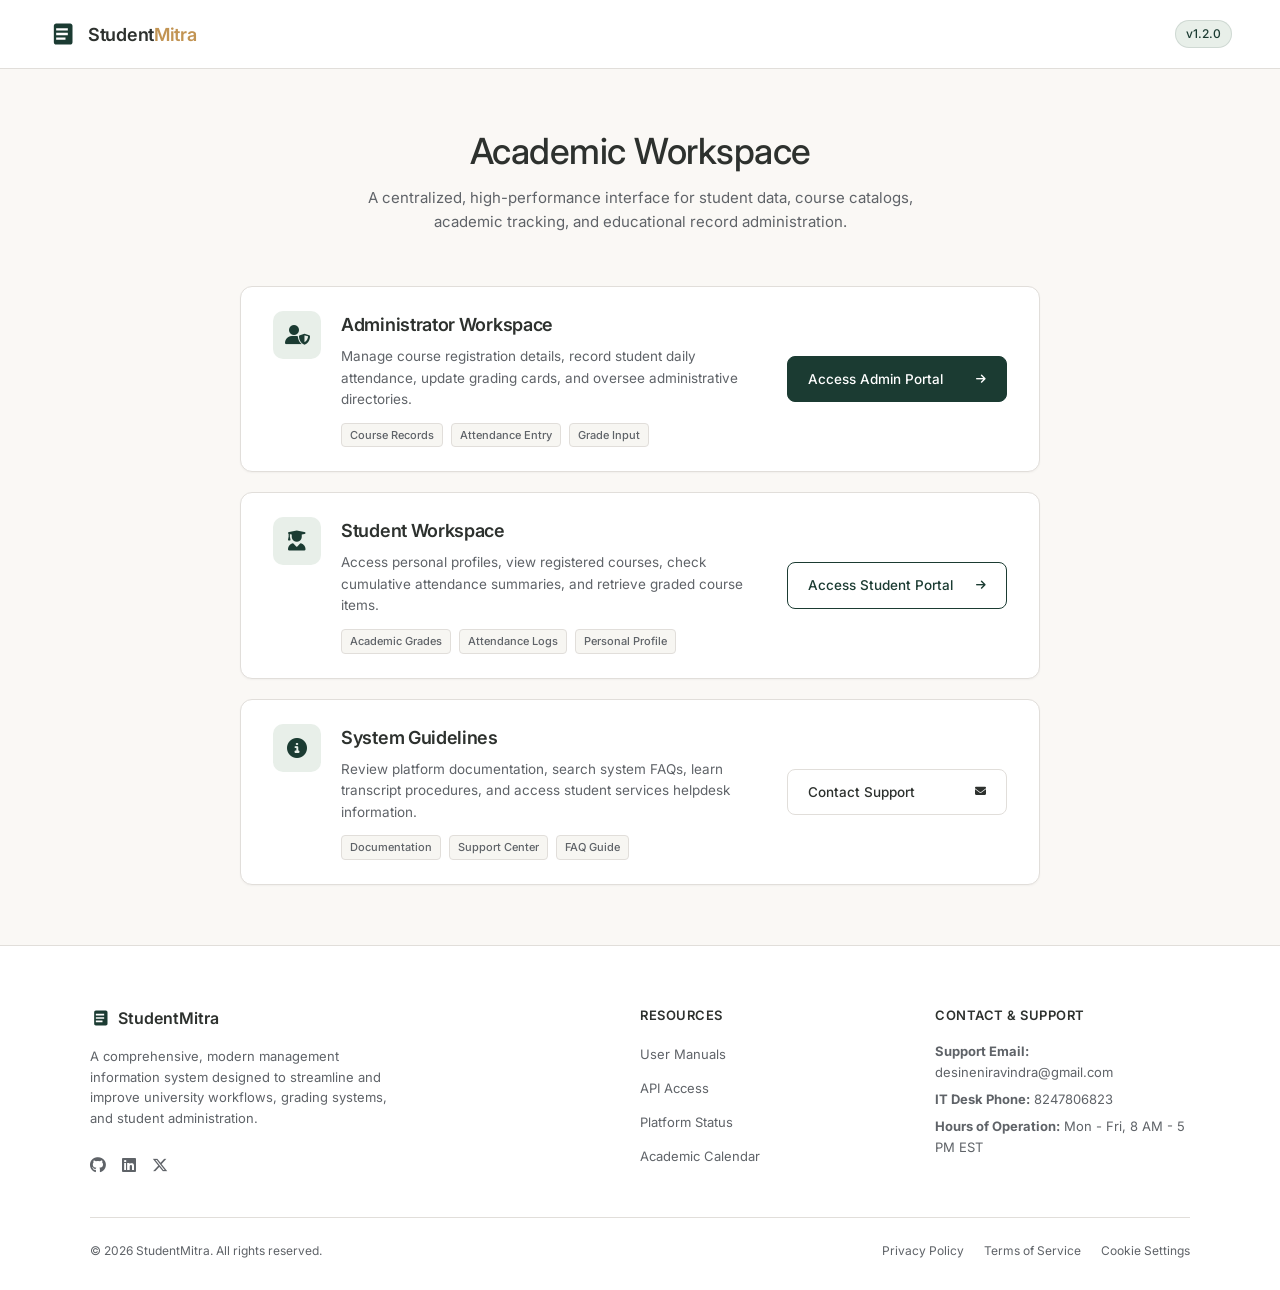
<file: StudentManagementSystem/src/main/webapp/index.html>
<!DOCTYPE html>
<html lang="en">

<head>
    <meta charset="UTF-8">
    <meta name="viewport" content="width=device-width, initial-scale=1.0">
    <title>StudentMitra | Student Management System</title>
    
    <!-- Custom CSS with cache-busting parameter to prevent stale local files -->
    <link rel="stylesheet" href="css/style.css?v=1.2.1">
    
    <!-- Google Fonts: Inter & Plus Jakarta Sans -->
    <link rel="preconnect" href="https://fonts.googleapis.com">
    <link rel="preconnect" href="https://fonts.gstatic.com" crossorigin>
    <link href="https://fonts.googleapis.com/css2?family=Inter:wght@300;400;500;600;700&family=Plus+Jakarta+Sans:wght@400;500;600;700&display=swap" rel="stylesheet">
    
    <!-- FontAwesome Icons -->
    <link rel="stylesheet" href="https://cdnjs.cloudflare.com/ajax/libs/font-awesome/6.7.2/css/all.min.css">
</head>

<body>
    <!-- Header / Logo and Navigation -->
    <header class="header">
        <a href="index.html" class="logo">
            <div class="logo-icon">
                <svg xmlns="http://www.w3.org/2000/svg" viewBox="0 0 24 24">
                    <path d="M19 3H7c-1.1 0-2 .9-2 2v14c0 1.1.9 2 2 2h12c1.1 0 2-.9 2-2V5c0-1.1-.9-2-2-2zm-2 10H7v-2h10v2zm0-4H7V7h10v2zm-2 8H7v-2h8v2z"/>
                </svg>
            </div>
            <span class="logo-text">Student<span>Mitra</span></span>
        </a>
        <div class="header-actions">
            <span class="badge-version">v1.2.0</span>
        </div>
    </header>

    <!-- Main Workspace Container -->
    <main class="main-container">
        <!-- Hero Section -->
        <section class="hero-section">
            <h1 class="hero-title">Academic Workspace</h1>
            <p class="hero-subtitle">
                A centralized, high-performance interface for student data, course catalogs, academic tracking, and educational record administration.
            </p>
        </section>

        <!-- Workspace Dashboard List (Vertical Layout) -->
        <section class="workspace-list">
            <!-- Administrator Workspace Card -->
            <div class="portal-card">
                <div class="card-left">
                    <div class="card-icon-container">
                        <i class="fa-solid fa-user-shield"></i>
                    </div>
                    <div class="card-info">
                        <h2 class="card-title">Administrator Workspace</h2>
                        <p class="card-description">
                            Manage course registration details, record student daily attendance, update grading cards, and oversee administrative directories.
                        </p>
                        <div class="card-features">
                            <span class="feature-tag">Course Records</span>
                            <span class="feature-tag">Attendance Entry</span>
                            <span class="feature-tag">Grade Input</span>
                        </div>
                    </div>
                </div>
                <div class="card-action">
                    <a href="./admin/adminPortal.jsp" class="btn-workspace btn-admin">
                        <span>Access Admin Portal</span>
                        <i class="fa-solid fa-arrow-right"></i>
                    </a>
                </div>
            </div>

            <!-- Student Workspace Card -->
            <div class="portal-card">
                <div class="card-left">
                    <div class="card-icon-container">
                        <i class="fa-solid fa-user-graduate"></i>
                    </div>
                    <div class="card-info">
                        <h2 class="card-title">Student Workspace</h2>
                        <p class="card-description">
                            Access personal profiles, view registered courses, check cumulative attendance summaries, and retrieve graded course items.
                        </p>
                        <div class="card-features">
                            <span class="feature-tag">Academic Grades</span>
                            <span class="feature-tag">Attendance Logs</span>
                            <span class="feature-tag">Personal Profile</span>
                        </div>
                    </div>
                </div>
                <div class="card-action">
                    <a href="./student/login.jsp" class="btn-workspace btn-student">
                        <span>Access Student Portal</span>
                        <i class="fa-solid fa-arrow-right"></i>
                    </a>
                </div>
            </div>

            <!-- System Guidelines & Support Card -->
            <div class="portal-card">
                <div class="card-left">
                    <div class="card-icon-container">
                        <i class="fa-solid fa-circle-info"></i>
                    </div>
                    <div class="card-info">
                        <h2 class="card-title">System Guidelines</h2>
                        <p class="card-description">
                            Review platform documentation, search system FAQs, learn transcript procedures, and access student services helpdesk information.
                        </p>
                        <div class="card-features">
                            <span class="feature-tag">Documentation</span>
                            <span class="feature-tag">Support Center</span>
                            <span class="feature-tag">FAQ Guide</span>
                        </div>
                    </div>
                </div>
                <div class="card-action">
                    <a href="mailto:desineniravindra@gmail.com" class="btn-workspace btn-guide">
                        <span>Contact Support</span>
                        <i class="fa-solid fa-envelope"></i>
                    </a>
                </div>
            </div>
        </section>
    </main>

    <!-- Comprehensive Footer -->
    <footer class="footer">
        <div class="footer-container">
            <!-- Brand Section -->
            <div class="footer-brand">
                <div class="footer-brand-logo">
                    <svg xmlns="http://www.w3.org/2000/svg" viewBox="0 0 24 24">
                        <path d="M19 3H7c-1.1 0-2 .9-2 2v14c0 1.1.9 2 2 2h12c1.1 0 2-.9 2-2V5c0-1.1-.9-2-2-2zm-2 10H7v-2h10v2zm0-4H7V7h10v2zm-2 8H7v-2h8v2z"/>
                    </svg>
                    <span>StudentMitra</span>
                </div>
                <p class="footer-brand-desc">
                    A comprehensive, modern management information system designed to streamline and improve university workflows, grading systems, and student administration.
                </p>
                <div class="footer-socials">
                    <a href="https://github.com" class="social-link" target="_blank" aria-label="GitHub"><i class="fa-brands fa-github"></i></a>
                    <a href="https://linkedin.com" class="social-link" target="_blank" aria-label="LinkedIn"><i class="fa-brands fa-linkedin"></i></a>
                    <a href="https://twitter.com" class="social-link" target="_blank" aria-label="Twitter"><i class="fa-brands fa-x-twitter"></i></a>
                </div>
            </div>

            <!-- Links Column -->
            <div class="footer-column">
                <h3 class="footer-col-title">Resources</h3>
                <ul class="footer-links">
                    <li><a href="#" class="footer-link">User Manuals</a></li>
                    <li><a href="#" class="footer-link">API Access</a></li>
                    <li><a href="#" class="footer-link">Platform Status</a></li>
                    <li><a href="#" class="footer-link">Academic Calendar</a></li>
                </ul>
            </div>

            <!-- Contact/Support Info -->
            <div class="footer-column">
                <h3 class="footer-col-title">Contact & Support</h3>
                <div class="footer-contact-info">
                    <p><strong>Support Email:</strong> desineniravindra@gmail.com</p>
                    <p><strong>IT Desk Phone:</strong> 8247806823</p>
                    <p><strong>Hours of Operation:</strong> Mon - Fri, 8 AM - 5 PM EST</p>
                </div>
            </div>
        </div>

        <!-- Footer Bottom Bar -->
        <div class="footer-bottom">
            <p>&copy; 2026 StudentMitra. All rights reserved.</p>
            <div class="footer-bottom-links">
                <a href="#" class="footer-bottom-link">Privacy Policy</a>
                <a href="#" class="footer-bottom-link">Terms of Service</a>
                <a href="#" class="footer-bottom-link">Cookie Settings</a>
            </div>
        </div>
    </footer>
</body>
</html>
</file>
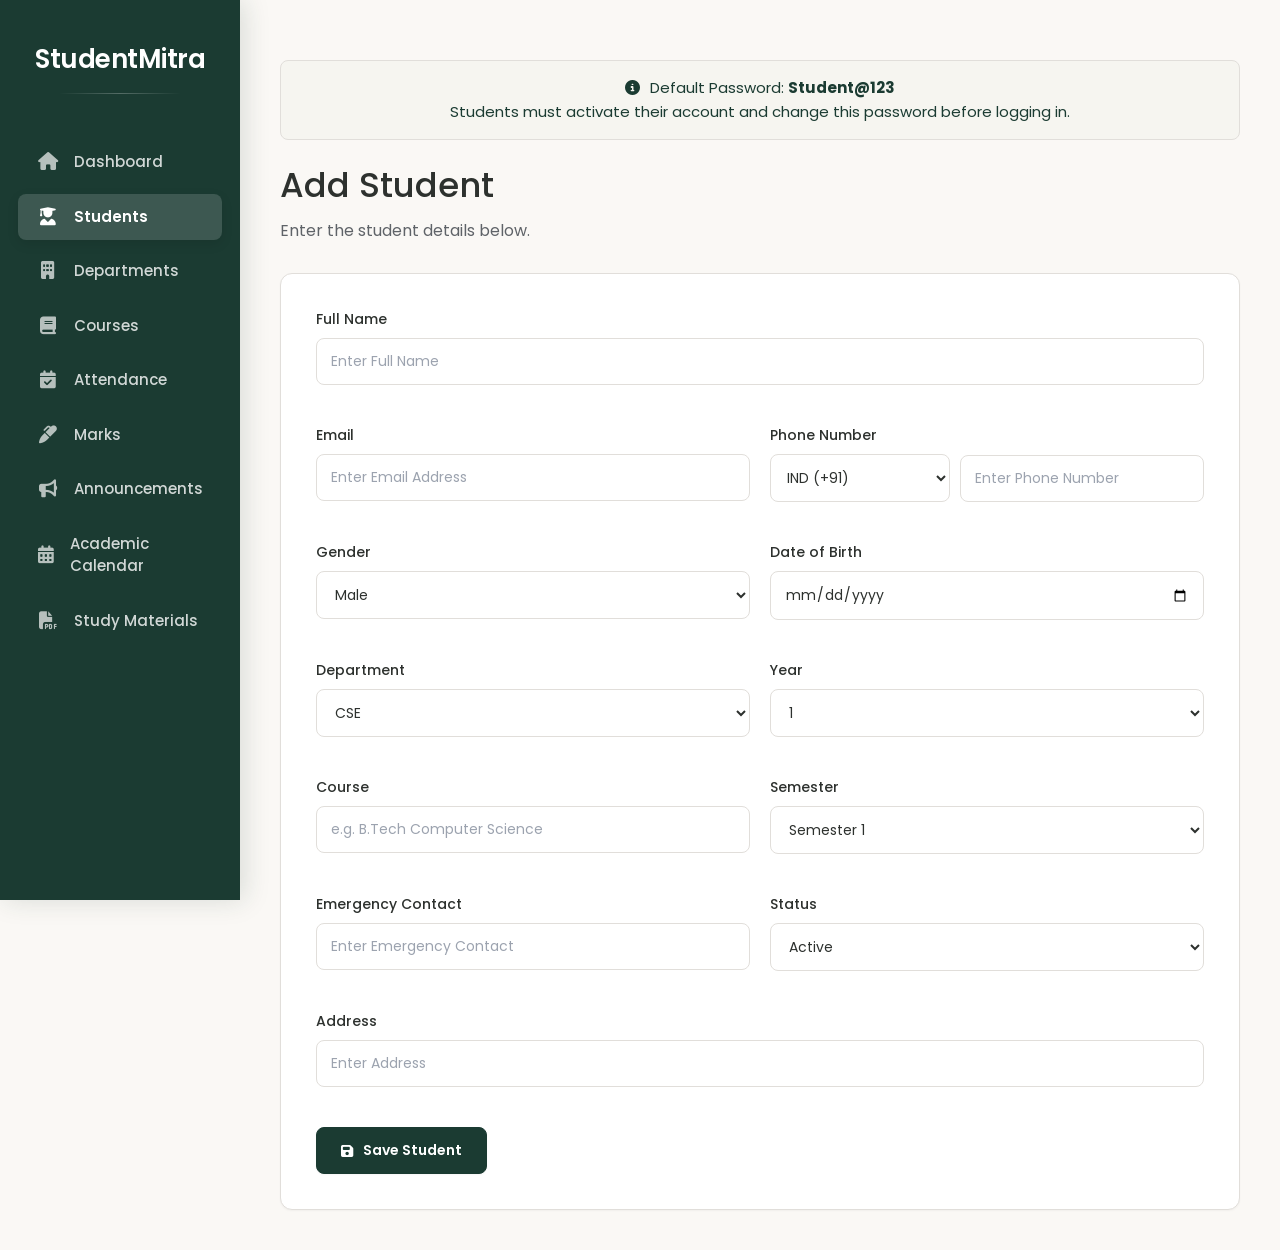
<file: StudentManagementSystem/src/main/webapp/admin/addStudent.html>
<!DOCTYPE html>
<html lang="en">

<head>

    <meta charset="UTF-8">
    <meta name="viewport" content="width=device-width, initial-scale=1.0">

    <title>Add Student | StudentMitra</title>

    <link rel="stylesheet" href="../css/addStudent.css">

    <link href="https://fonts.googleapis.com/css2?family=Poppins:wght@300;400;500;600;700&display=swap"
          rel="stylesheet">

    <link rel="stylesheet"
          href="https://cdnjs.cloudflare.com/ajax/libs/font-awesome/6.7.2/css/all.min.css">

</head>

<body>

    <!-- Sidebar -->

    <div class="sidebar">

        <h2>StudentMitra</h2>

        <ul>

            <li>
                <a href="../DashboardServlet">
                    <i class="fa-solid fa-house"></i>
                    Dashboard
                </a>
            </li>

            <li class="active">
                <a href="../StudentsServlet">
                    <i class="fa-solid fa-user-graduate"></i>
                    Students
                </a>
            </li>

            <li>
                <a href="../DepartmentsServlet">
                    <i class="fa-solid fa-building"></i>
                    Departments
                </a>
            </li>

            <li>
                <a href="../CoursesServlet">
                    <i class="fa-solid fa-book"></i>
                    Courses
                </a>
            </li>

            <li>
                <a href="../AttendanceServlet">
                    <i class="fa-solid fa-calendar-check"></i>
                    Attendance
                </a>
            </li>

            <li>
                <a href="../MarksServlet">
                    <i class="fa-solid fa-marker"></i>
                    Marks
                </a>
            </li>

            <li>
                <a href="../AnnouncementsServlet">
                    <i class="fa-solid fa-bullhorn"></i>
                    Announcements
                </a>
            </li>
        <li>
            <a href="../AcademicCalendarServlet">
                <i class="fa-solid fa-calendar-days"></i>
                Academic Calendar
            </a>
        </li>
        <li>
            <a href="../StudyMaterialsServlet">
                <i class="fa-solid fa-file-pdf"></i>
                Study Materials
            </a>
        </li>
    

        </ul>

    </div>

    <!-- Main -->

    <div class="main">
      <div class="default-password">

    <i class="fa-solid fa-circle-info"></i>

    Default Password:
    <strong>Student@123</strong>

    <br>

    Students must activate their account and change this password before logging in.

</div>

        <div class="page-title">

            <h1>Add Student</h1>

            <p>Enter the student details below.</p>

        </div>

        <div class="form-container">

            <form action="../AddStudentServlet" method="post">

                <!-- Full Name -->

                <div class="row">

                    <div class="input-group full-width">

                        <label>Full Name</label>

                        <input type="text"
                               name="fullName"
                               placeholder="Enter Full Name"
                               required>

                    </div>

                </div>

                <!-- Email & Phone -->

                <div class="row">

                    <div class="input-group">

                        <label>Email</label>

                        <input type="email"
                               name="email"
                               placeholder="Enter Email Address"
                               required>

                    </div>

                    <div class="input-group">

    <label>Phone Number</label>

    <div class="phone-group">

       <select name="countryCode" class="country-code">

    <option value="+91"> IND (+91)</option>

    <option value="+1"> USA (+1)</option>

    <option value="+44"> UK (+44)</option>

    <option value="+61"> AUS (+61)</option>

    <option value="+971"> UAE (+971)</option>

    <option value="+65"> SGP (+65)</option>

    <option value="+81"> JPN (+81)</option>

    <option value="+49"> GER (+49)</option>

    <option value="+33"> FRA (+33)</option>

    <option value="+39"> ITA (+39)</option>

    <option value="+86"> CHN (+86)</option>

    <option value="+82"> KOR (+82)</option>

</select>

        <input
            type="text"
            name="phone"
            placeholder="Enter Phone Number"
            maxlength="10"
            required>

    </div>

</div>

                </div>

                <!-- Gender & DOB -->

                <div class="row">

                    <div class="input-group">

                        <label>Gender</label>

                        <select name="gender">

                            <option value="Male">Male</option>

                            <option value="Female">Female</option>

                            <option value="Other">Other</option>

                        </select>

                    </div>

                    <div class="input-group">

                        <label>Date of Birth</label>

                        <input type="date"
                               name="dob"
                               required>

                    </div>

                </div>

                <!-- Department & Year -->

                <div class="row">

                    <div class="input-group">

                        <label>Department</label>

                        <select name="department">

                            <option>CSE</option>

                            <option>ECE</option>

                            <option>EEE</option>

                            <option>Mechanical</option>

                            <option>Civil</option>

                        </select>

                    </div>

                    <div class="input-group">

                        <label>Year</label>

                        <select name="year">

                            <option value="1">1</option>

                            <option value="2">2</option>

                            <option value="3">3</option>

                            <option value="4">4</option>

                        </select>

                    </div>

                </div>

                <!-- Course & Semester -->
                <div class="row">
                    <div class="input-group">
                        <label>Course</label>
                        <input type="text" name="course" placeholder="e.g. B.Tech Computer Science" required>
                    </div>
                    <div class="input-group">
                        <label>Semester</label>
                        <select name="semester" required>
                            <option value="Semester 1">Semester 1</option>
                            <option value="Semester 2">Semester 2</option>
                            <option value="Semester 3">Semester 3</option>
                            <option value="Semester 4">Semester 4</option>
                            <option value="Semester 5">Semester 5</option>
                            <option value="Semester 6">Semester 6</option>
                            <option value="Semester 7">Semester 7</option>
                            <option value="Semester 8">Semester 8</option>
                        </select>
                    </div>
                </div>

                <!-- Emergency Contact & Status -->
                <div class="row">
                    <div class="input-group">
                        <label>Emergency Contact</label>
                        <input type="text" name="emergencyContact" placeholder="Enter Emergency Contact" maxlength="10" required>
                    </div>
                    <div class="input-group">
                        <label>Status</label>
                        <select name="status" required>
                            <option value="Active">Active</option>
                            <option value="Inactive">Inactive</option>
                        </select>
                    </div>
                </div>

                <!-- Address -->
                <div class="row">
                    <div class="input-group full-width">
                        <label>Address</label>
                        <input type="text" name="address" placeholder="Enter Address" required>
                    </div>
                </div>

          
                

                <button type="submit">

                    <i class="fa-solid fa-floppy-disk"></i>

                    Save Student

                </button>

            </form>

        </div>

    </div>

</body>

</html>
</file>
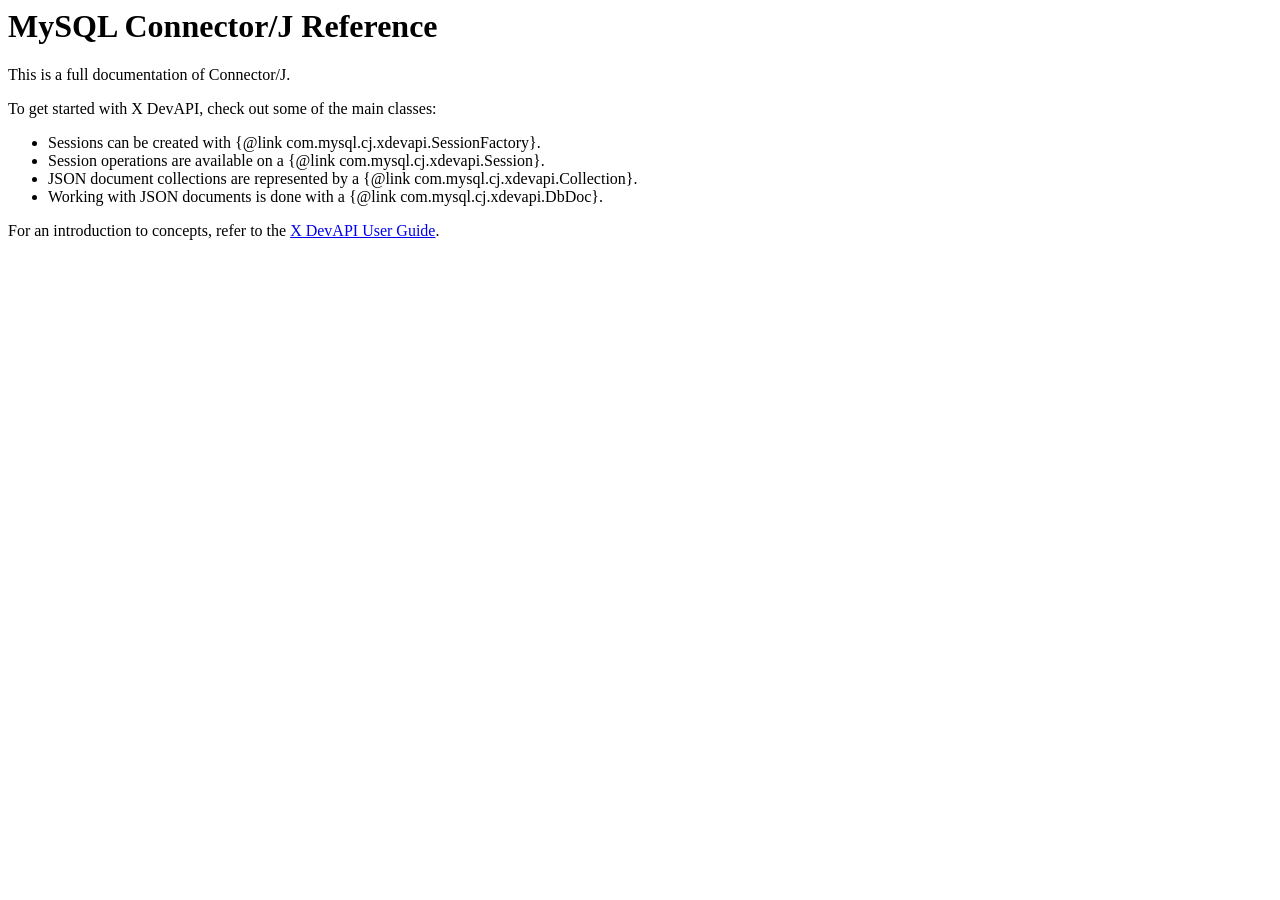
<file: StudentManagementSystem/src/main/webapp/WEB-INF/lib/mysql-connector-j-9.6.0/src/main/doc/connector-j-overview.html>
<body>
  <h1>MySQL Connector/J Reference</h1>

  <p>This is a full documentation of Connector/J.</p>

  <p>To get started with X DevAPI, check out some of the main classes:</p>

  <ul>
    <li>Sessions can be created with {@link com.mysql.cj.xdevapi.SessionFactory}.</li>
    <li>Session operations are available on a {@link com.mysql.cj.xdevapi.Session}.</li>
    <li>JSON document collections are represented by a {@link com.mysql.cj.xdevapi.Collection}.</li>
    <li>Working with JSON documents is done with a {@link com.mysql.cj.xdevapi.DbDoc}.</li>
  </ul>

  <p>For an introduction to concepts, refer to the <a href="http://dev.mysql.com/doc/x-devapi-userguide/en/index.html" target="_blank">X DevAPI User
      Guide</a>.</p>
</body>
</file>
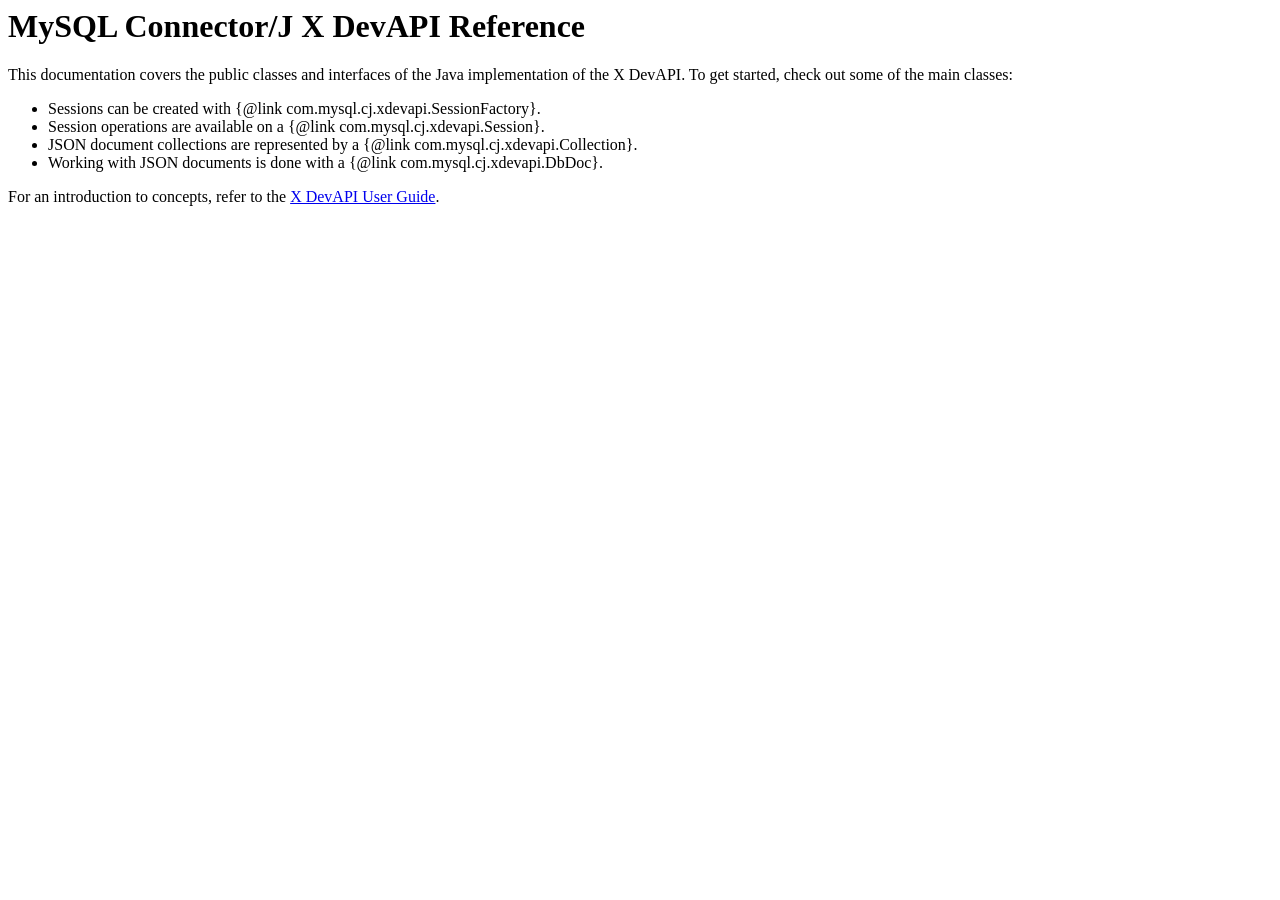
<file: StudentManagementSystem/src/main/webapp/WEB-INF/lib/mysql-connector-j-9.6.0/src/main/doc/mysqlx-overview.html>
<body>
  <h1>MySQL Connector/J X DevAPI Reference</h1>

  <p>This documentation covers the public classes and interfaces of the Java implementation of the X DevAPI. To get started, check out some of the main
      classes:</p>

  <ul>
    <li>Sessions can be created with {@link com.mysql.cj.xdevapi.SessionFactory}.</li>
    <li>Session operations are available on a {@link com.mysql.cj.xdevapi.Session}.</li>
    <li>JSON document collections are represented by a {@link com.mysql.cj.xdevapi.Collection}.</li>
    <li>Working with JSON documents is done with a {@link com.mysql.cj.xdevapi.DbDoc}.</li>
  </ul>

  <p>For an introduction to concepts, refer to the <a href="http://dev.mysql.com/doc/x-devapi-userguide/en/index.html" target="_blank">X DevAPI User
      Guide</a>.</p>
</body>
</file>
<file: StudentManagementSystem/src/main/webapp/css/style.css>
@import url('https://fonts.googleapis.com/css2?family=Inter:wght@300;400;500;600;700&family=Plus+Jakarta+Sans:wght@400;500;600;700&display=swap');

:root {
    --bg-base: #faf8f5;        /* Warm cream background (NotebookLM vibe) */
    --bg-card: #ffffff;        /* Pure white for dashboard cards */
    --color-primary: #1b3b32;   /* Deep sage green brand color */
    --color-primary-hover: #264f43;
    --color-primary-light: #e8efe9; /* Very soft sage green background tint */
    --color-accent: #c29453;    /* Sophisticated antique gold/ochre */
    --text-main: #2d312e;       /* Dark warm charcoal for high contrast text */
    --text-muted: #5f6368;      /* Neutral grey for descriptions */
    --text-light: #ffffff;
    --border-color: #e1deda;    /* Subtle warm grey borders */
    --border-color-hover: #b5b1a9;
    --shadow-sm: 0 1px 2px rgba(0, 0, 0, 0.04);
    --shadow-md: 0 4px 12px rgba(27, 59, 50, 0.02);
    --shadow-hover: 0 6px 18px rgba(27, 59, 50, 0.05);
    --transition-smooth: all 0.25s cubic-bezier(0.4, 0, 0.2, 1);
}

* {
    margin: 0;
    padding: 0;
    box-sizing: border-box;
    font-family: 'Inter', 'Plus Jakarta Sans', sans-serif;
}

body {
    background-color: var(--bg-base);
    color: var(--text-main);
    min-height: 100vh;
    display: flex;
    flex-direction: column;
    line-height: 1.5;
    -webkit-font-smoothing: antialiased;
    -moz-osx-font-smoothing: grayscale;
}

/* ================= Header ================= */

.header {
    display: flex;
    justify-content: space-between;
    align-items: center;
    padding: 20px 48px;
    border-bottom: 1px solid var(--border-color);
    background-color: var(--bg-card);
}

.logo {
    display: flex;
    align-items: center;
    gap: 12px;
    text-decoration: none;
    color: var(--color-primary);
}

.logo-icon {
    display: flex;
    align-items: center;
    justify-content: center;
}

.logo-icon svg {
    width: 28px;
    height: 28px;
    fill: var(--color-primary);
}

.logo-text {
    font-size: 18px;
    font-weight: 600;
    color: var(--text-main);
    letter-spacing: -0.3px;
}

.logo-text span {
    color: var(--color-accent);
}

.header-actions {
    display: flex;
    align-items: center;
    gap: 16px;
}

.badge-version {
    font-size: 12px;
    font-weight: 500;
    color: var(--color-primary);
    background-color: var(--color-primary-light);
    padding: 4px 10px;
    border-radius: 20px;
    border: 1px solid rgba(27, 59, 50, 0.12);
}

/* ================= Main Container ================= */

.main-container {
    flex: 1;
    max-width: 1100px;
    width: 100%;
    margin: 0 auto;
    padding: 60px 24px;
    display: flex;
    flex-direction: column;
    gap: 40px;
}

/* ================= Hero / Intro ================= */

.hero-section {
    text-align: center;
    max-width: 720px;
    margin: 0 auto;
}

.hero-title {
    font-size: 36px;
    font-weight: 500;
    color: var(--text-main);
    letter-spacing: -0.5px;
    margin-bottom: 12px;
    line-height: 1.25;
}

.hero-subtitle {
    font-size: 15px;
    color: var(--text-muted);
    max-width: 600px;
    margin: 0 auto;
    line-height: 1.6;
}

/* ================= Workspace List (Vertical Layout) ================= */

.workspace-list {
    display: flex;
    flex-direction: column;
    gap: 20px;
    margin-top: 12px;
    max-width: 800px;
    width: 100%;
    margin-left: auto;
    margin-right: auto;
}

.portal-card {
    background-color: var(--bg-card);
    border: 1px solid var(--border-color);
    border-radius: 12px;
    padding: 24px 32px;
    display: flex;
    flex-direction: row;
    justify-content: space-between;
    align-items: center;
    width: 100%;
    transition: var(--transition-smooth);
    box-shadow: var(--shadow-sm);
    gap: 32px;
}

.portal-card:hover {
    border-color: var(--border-color-hover);
    box-shadow: var(--shadow-hover);
    transform: translateY(-2px);
}

.card-left {
    display: flex;
    align-items: flex-start;
    gap: 20px;
    flex: 1;
}

.card-icon-container {
    width: 48px;
    height: 48px;
    border-radius: 10px;
    background-color: var(--color-primary-light);
    display: flex;
    align-items: center;
    justify-content: center;
    color: var(--color-primary);
    font-size: 20px;
    flex-shrink: 0;
}

.card-info {
    display: flex;
    flex-direction: column;
    gap: 8px;
}

.card-title {
    font-size: 18px;
    font-weight: 600;
    color: var(--text-main);
    letter-spacing: -0.3px;
}

.card-description {
    font-size: 13.5px;
    color: var(--text-muted);
    line-height: 1.6;
}

.card-features {
    margin-top: 4px;
    display: flex;
    flex-wrap: wrap;
    gap: 8px;
}

.feature-tag {
    font-size: 11px;
    font-weight: 500;
    color: var(--text-muted);
    background-color: #f7f6f2;
    padding: 3px 8px;
    border-radius: 4px;
    border: 1px solid var(--border-color);
}

.card-action {
    flex-shrink: 0;
    width: 220px;
}

.btn-workspace {
    display: inline-flex;
    align-items: center;
    justify-content: space-between;
    width: 100%;
    padding: 12px 20px;
    font-size: 13.5px;
    font-weight: 500;
    text-decoration: none;
    border-radius: 8px;
    transition: var(--transition-smooth);
    border: 1px solid var(--border-color);
}

.btn-admin {
    background-color: var(--color-primary);
    color: var(--text-light);
    border-color: var(--color-primary);
}

.btn-admin:hover {
    background-color: var(--color-primary-hover);
    border-color: var(--color-primary-hover);
}

.btn-student {
    background-color: var(--bg-card);
    color: var(--color-primary);
    border-color: var(--color-primary);
}

.btn-student:hover {
    background-color: var(--color-primary-light);
}

.btn-guide {
    background-color: var(--bg-card);
    color: var(--text-main);
    border-color: var(--border-color);
}

.btn-guide:hover {
    background-color: #faf9f6;
    border-color: var(--border-color-hover);
}

.btn-workspace i {
    font-size: 11px;
    transition: var(--transition-smooth);
}

.btn-workspace:hover i {
    transform: translateX(4px);
}

/* ================= Footer ================= */

.footer {
    background-color: var(--bg-card);
    border-top: 1px solid var(--border-color);
    padding: 60px 48px 30px;
    margin-top: auto;
}

.footer-container {
    max-width: 1100px;
    width: 100%;
    margin: 0 auto;
    display: grid;
    grid-template-columns: 2fr 1fr 1fr;
    gap: 40px;
    margin-bottom: 40px;
}

.footer-brand {
    display: flex;
    flex-direction: column;
    gap: 16px;
}

.footer-brand-logo {
    display: flex;
    align-items: center;
    gap: 8px;
    font-size: 16px;
    font-weight: 600;
    color: var(--text-main);
}

.footer-brand-logo svg {
    width: 20px;
    height: 20px;
    fill: var(--color-primary);
}

.footer-brand-desc {
    font-size: 13px;
    color: var(--text-muted);
    max-width: 320px;
    line-height: 1.6;
}

.footer-socials {
    display: flex;
    gap: 16px;
    margin-top: 8px;
}

.social-link {
    color: var(--text-muted);
    font-size: 16px;
    transition: var(--transition-smooth);
    text-decoration: none;
}

.social-link:hover {
    color: var(--color-primary);
}

.footer-column {
    display: flex;
    flex-direction: column;
    gap: 16px;
}

.footer-col-title {
    font-size: 13px;
    font-weight: 600;
    color: var(--text-main);
    text-transform: uppercase;
    letter-spacing: 0.5px;
}

.footer-links {
    list-style: none;
    display: flex;
    flex-direction: column;
    gap: 10px;
}

.footer-link {
    font-size: 13px;
    color: var(--text-muted);
    text-decoration: none;
    transition: var(--transition-smooth);
}

.footer-link:hover {
    color: var(--color-primary);
    padding-left: 2px;
}

.footer-contact-info {
    font-size: 13px;
    color: var(--text-muted);
    line-height: 1.6;
}

.footer-contact-info p {
    margin-bottom: 6px;
}

.footer-bottom {
    max-width: 1100px;
    width: 100%;
    margin: 0 auto;
    border-top: 1px solid var(--border-color);
    padding-top: 24px;
    display: flex;
    justify-content: space-between;
    align-items: center;
    font-size: 12px;
    color: var(--text-muted);
}

.footer-bottom-links {
    display: flex;
    gap: 20px;
}

.footer-bottom-link {
    color: var(--text-muted);
    text-decoration: none;
    transition: var(--transition-smooth);
}

.footer-bottom-link:hover {
    color: var(--color-primary);
}

/* ================= Responsive ================= */

@media (max-width: 768px) {
    .header {
        padding: 16px 24px;
    }
    
    .main-container {
        padding: 40px 16px;
        gap: 32px;
    }
    
    .hero-title {
        font-size: 28px;
    }
    
    .portal-card {
        flex-direction: column;
        align-items: stretch;
        gap: 20px;
        padding: 24px;
    }
    
    .card-left {
        flex-direction: column;
        align-items: flex-start;
        gap: 16px;
    }
    
    .card-action {
        width: 100%;
    }
    
    .footer {
        padding: 40px 24px 20px;
    }
    
    .footer-container {
        grid-template-columns: 1fr;
        gap: 30px;
    }
    
    .footer-bottom {
        flex-direction: column;
        gap: 16px;
        text-align: center;
    }
}
</file>
<file: StudentManagementSystem/src/main/webapp/css/addStudent.css>
@import url('theme.css');

body {
    display: flex;
    background-color: var(--bg-base);
}

.main {
    margin-left: 240px;
    width: 100%;
    padding: 40px;
}

.page-title {
    margin-bottom: 30px;
}

.page-title h1 {
    color: var(--text-main);
    font-size: 34px;
    margin-bottom: 8px;
    font-weight: 500;
}

.page-title p {
    color: var(--text-muted);
    font-size: 16px;
}

.form-container {
    background: var(--bg-card);
    padding: 35px;
    border-radius: var(--border-radius);
    border: 1px solid var(--border-color);
    box-shadow: var(--shadow-sm);
}

form {
    width: 100%;
}

.row {
    display: flex;
    gap: 20px;
    margin-bottom: 20px;
}

.input-group {
    flex: 1;
    display: flex;
    flex-direction: column;
}

.input-group input::placeholder {
    font-size: 14px;
    color: #9ca3af;
}

.full-width {
    width: 100%;
}

.phone-group {
    display: flex;
    gap: 10px;
    align-items: center;
}

.country-code {
    width: 180px;
    padding: 12px;
    border: 1px solid var(--border-color);
    border-radius: var(--border-radius-sm);
    font-size: 14px;
    outline: none;
    background: var(--bg-card);
    color: var(--text-main);
}

.phone-group input {
    flex: 1;
}

.default-password {
    background: var(--color-info-bg);
    color: var(--color-primary);
    border: 1px solid var(--color-info-border);
    padding: 15px;
    border-radius: var(--border-radius-sm);
    margin-top: 20px;
    margin-bottom: 20px;
    text-align: center;
    font-size: 15px;
    line-height: 1.6;
}

.default-password i {
    margin-right: 6px;
}

@media(max-width:900px){
    .row {
        flex-direction: column;
    }
    .main {
        margin-left: 0;
        padding: 20px;
    }
    .sidebar {
        display: none;
    }
}
</file>
